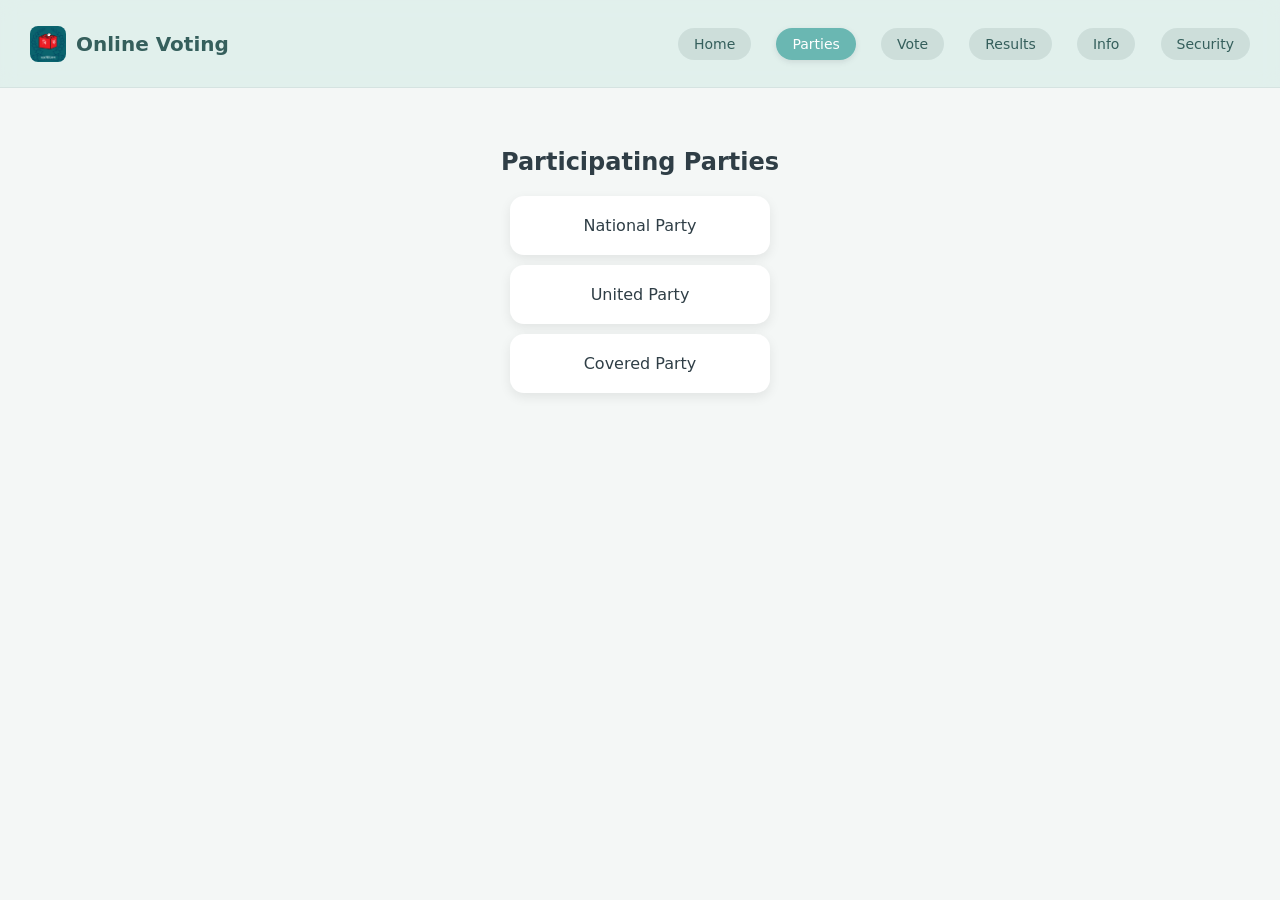
<file: index.html>
<!doctype html>
<html lang="en">
    <head>
        <meta charset="UTF-8" />
        <meta
            name="viewport"
            content="width=device-width, initial-scale=1.0"
        />
        <title>Voting System - Parties</title>
        <link rel="stylesheet" href="style.css" />
    </head>
    <body>
        <nav class="nav">
            <div class="logo-title">
                <img src="images/logo.png" class="logo" alt="Logo" />
                <h1>Online Voting</h1>
            </div>
            <div>
                <a href="home.html">Home</a>
                <a href="index.html" class="active">Parties</a>
                <a href="vote.html">Vote</a>
                <a href="results.html">Results</a>
                <a href="info.html">Info</a>
                <a href="security.html">Security</a>
            </div>
        </nav>

        <section class="container">
            <h2>Participating Parties</h2>
            <div class="card">National Party</div>
            <div class="card">United Party</div>
            <div class="card">Covered Party</div>
        </section>
    </body>
</html>
</file>
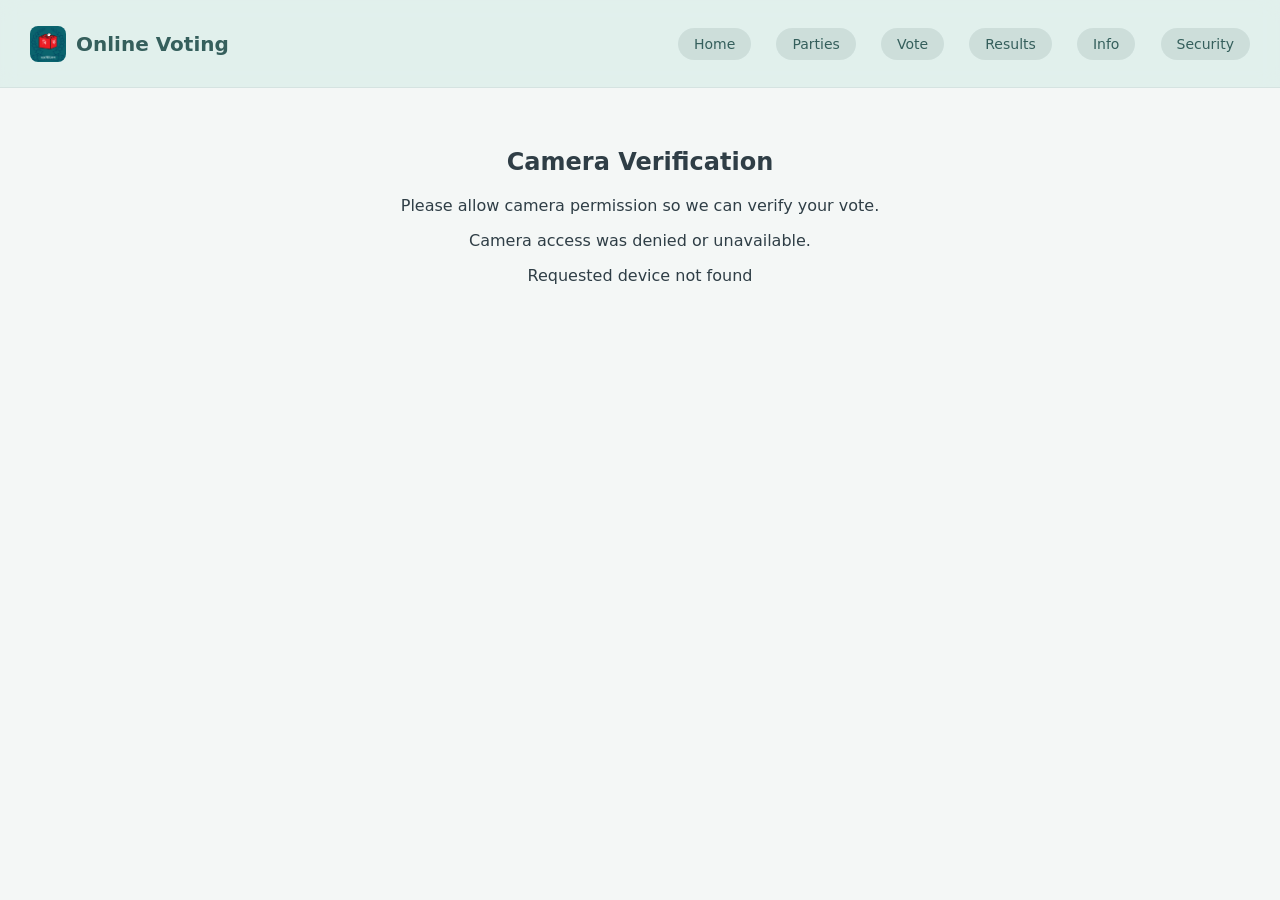
<file: camera.html>
<!doctype html>
<html lang="en">
    <head>
        <meta charset="UTF-8" />
        <meta
            name="viewport"
            content="width=device-width, initial-scale=1.0"
        />
        <title>Camera Verification</title>
        <link rel="stylesheet" href="style.css" />
    </head>
    <body>
        <nav class="nav">
            <div class="logo-title">
                <img src="images/logo.png" class="logo" alt="Logo" />
                <h1>Online Voting</h1>
            </div>
            <div>
                <a href="home.html">Home</a>
                <a href="index.html">Parties</a>
                <a href="vote.html">Vote</a>
                <a href="results.html">Results</a>
                <a href="info.html">Info</a>
                <a href="security.html">Security</a>
            </div>
        </nav>

        <section class="container">
            <h2>Camera Verification</h2>
            <div class="form">
                <p>Please allow camera permission so we can verify your vote.</p>
                <div class="camera-preview" style="margin-top: 1rem; display: none;">
                    <video id="cameraPreview" autoplay playsinline muted style="width:100%; max-width:500px; border-radius:12px; background:#000;"></video>
                </div>
                <div
                    id="cameraStatus"
                    style="display: none; margin-top: 1rem; color: #2f3e46;"
                ></div>
                <p id="cameraMessage"></p>
                <button
                    id="backToVoteBtn"
                    class="vote-btn secondary"
                    style="display: none; margin-top: 1rem;"
                >
                    Back to Vote Page
                </button>
            </div>
        </section>

        <script src="script.js"></script>
    </body>
</html>
</file>
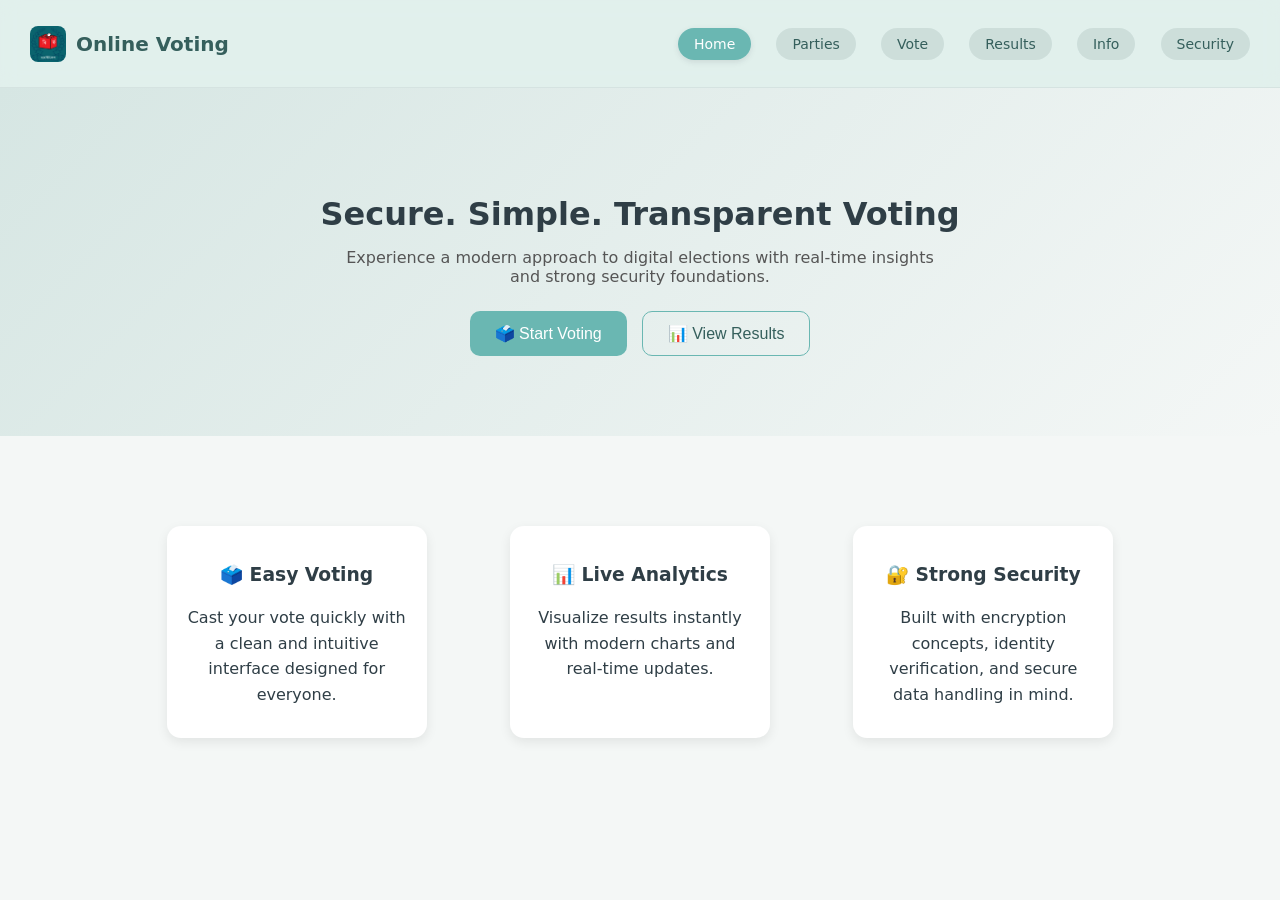
<file: home.html>
<!doctype html>
<html lang="en">
    <head>
        <meta charset="UTF-8" />
        <meta
            name="viewport"
            content="width=device-width, initial-scale=1.0"
        />
        <title>Home</title>
        <link rel="stylesheet" href="style.css" />
    </head>
    <body>
        <nav class="nav">
            <div class="logo-title">
                <img src="images/logo.png" class="logo" alt="Logo" />
                <h1>Online Voting</h1>
            </div>
            <div>
                <a href="home.html" class="active">Home</a>
                <a href="index.html">Parties</a>
                <a href="vote.html">Vote</a>
                <a href="results.html">Results</a>
                <a href="info.html">Info</a>
                <a href="security.html">Security</a>
            </div>
        </nav>

        <!-- HERO SECTION -->
        <section class="hero">
            <h2>Secure. Simple. Transparent Voting</h2>
            <p>
                Experience a modern approach to digital elections with
                real-time insights and strong security foundations.
            </p>
            <div class="hero-buttons">
                <button onclick="location.href = 'vote.html'">
                    🗳️ Start Voting
                </button>
                <button
                    class="secondary"
                    onclick="location.href = 'results.html'"
                >
                    📊 View Results
                </button>
            </div>
        </section>
        <section class="container">
            <div class="feature-grid">
                <div class="card">
                    <h3>🗳️ Easy Voting</h3>
                    <p>
                        Cast your vote quickly with a clean and
                        intuitive interface designed for everyone.
                    </p>
                </div>

                <div class="card">
                    <h3>📊 Live Analytics</h3>
                    <p>
                        Visualize results instantly with modern charts
                        and real-time updates.
                    </p>
                </div>

                <div class="card">
                    <h3>🔐 Strong Security</h3>
                    <p>
                        Built with encryption concepts, identity
                        verification, and secure data handling in
                        mind.
                    </p>
                </div>
            </div>
        </section>
    </body>
</html>
</file>
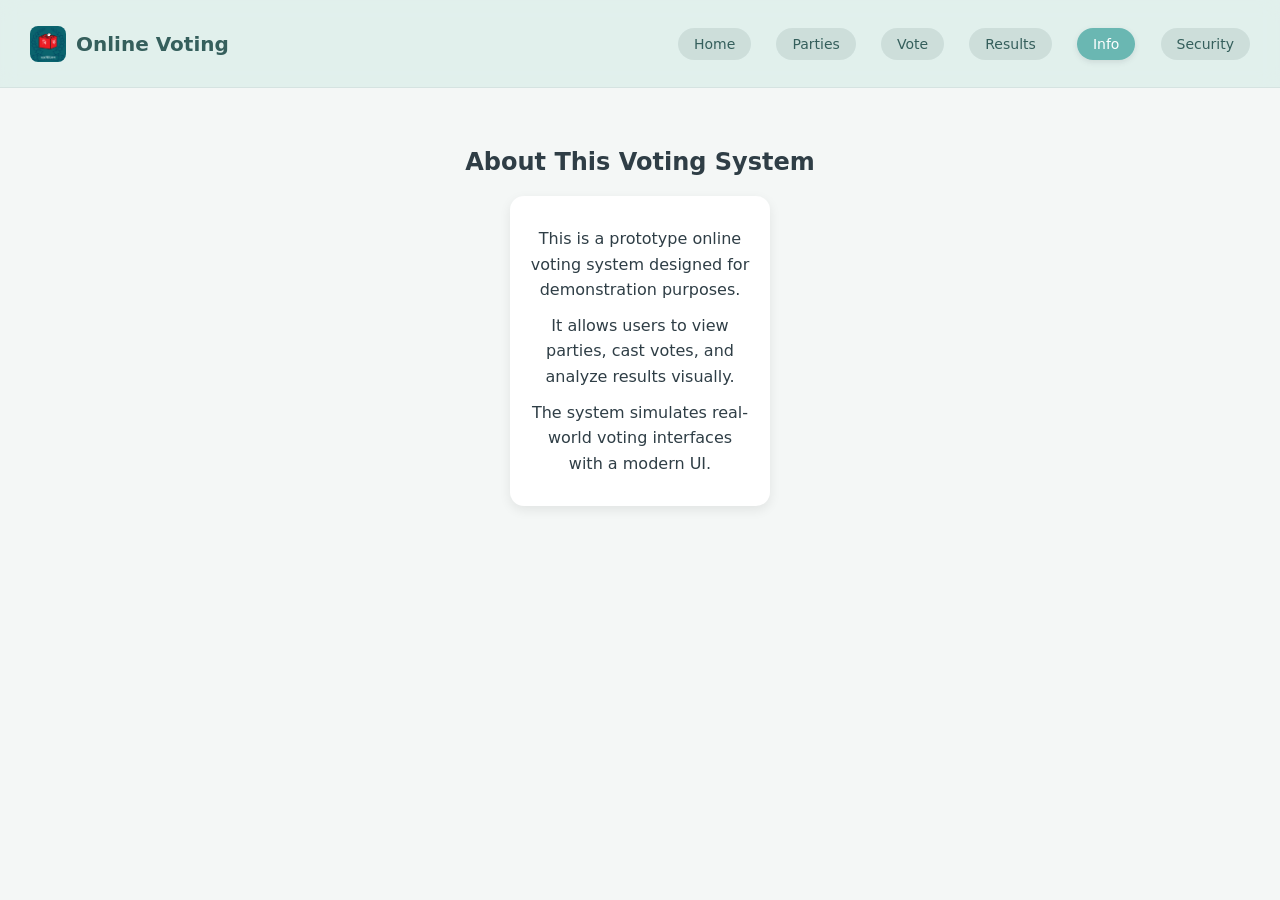
<file: info.html>
<!doctype html>
<html lang="en">
    <head>
        <meta charset="UTF-8" />
        <meta
            name="viewport"
            content="width=device-width, initial-scale=1.0"
        />
        <title>Information</title>
        <link rel="stylesheet" href="style.css" />
    </head>
    <body>
        <nav class="nav">
            <div class="logo-title">
                <img src="images/logo.png" class="logo" alt="Logo" />
                <h1>Online Voting</h1>
            </div>
            <div>
                <a href="home.html">Home</a>
                <a href="index.html">Parties</a>
                <a href="vote.html">Vote</a>
                <a href="results.html">Results</a>
                <a href="info.html" class="active">Info</a>
                <a href="security.html">Security</a>
            </div>
        </nav>

        <section class="container">
            <h2>About This Voting System</h2>
            <div class="card">
                <p>
                    This is a prototype online voting system designed
                    for demonstration purposes.
                </p>
                <p>
                    It allows users to view parties, cast votes, and
                    analyze results visually.
                </p>
                <p>
                    The system simulates real-world voting interfaces
                    with a modern UI.
                </p>
            </div>
        </section>
    </body>
</html>
</file>
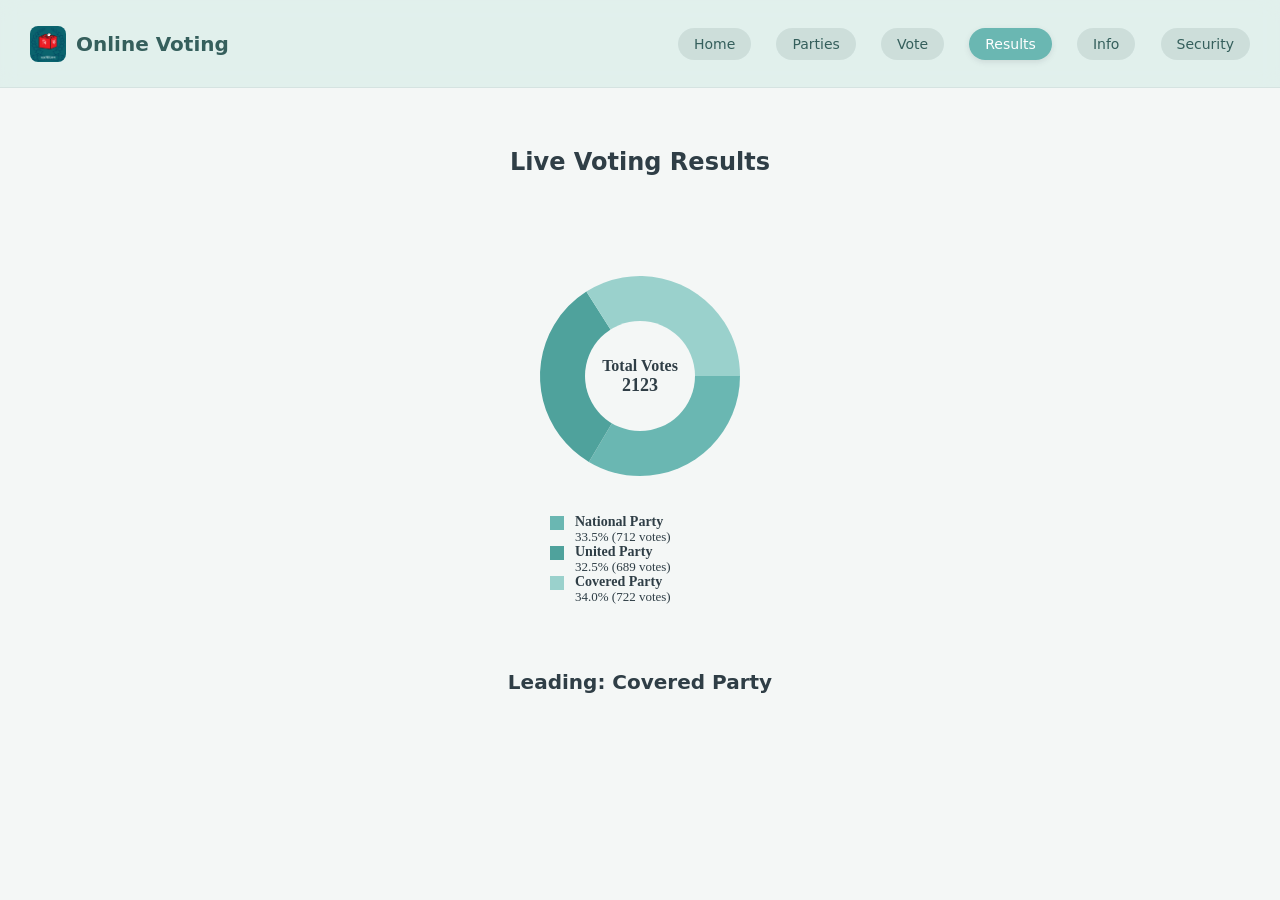
<file: results.html>
<!doctype html>
<html lang="en">
    <head>
        <meta charset="UTF-8" />
        <meta
            name="viewport"
            content="width=device-width, initial-scale=1.0"
        />
        <title>Results</title>
        <link rel="stylesheet" href="style.css" />
    </head>
    <body>
        <nav class="nav">
            <div class="logo-title">
                <img src="images/logo.png" class="logo" alt="Logo" />
                <h1>Online Voting</h1>
            </div>
            <div>
                <a href="home.html">Home</a>
                <a href="index.html">Parties</a>
                <a href="vote.html">Vote</a>
                <a href="results.html" class="active">Results</a>
                <a href="info.html">Info</a>
                <a href="security.html">Security</a>
            </div>
        </nav>

        <section class="container">
            <h2>Live Voting Results</h2>
            <canvas id="chart" width="400" height="420"></canvas>
            <h3 id="winner"></h3>
        </section>

        <script src="script.js"></script>
    </body>
</html>
</file>
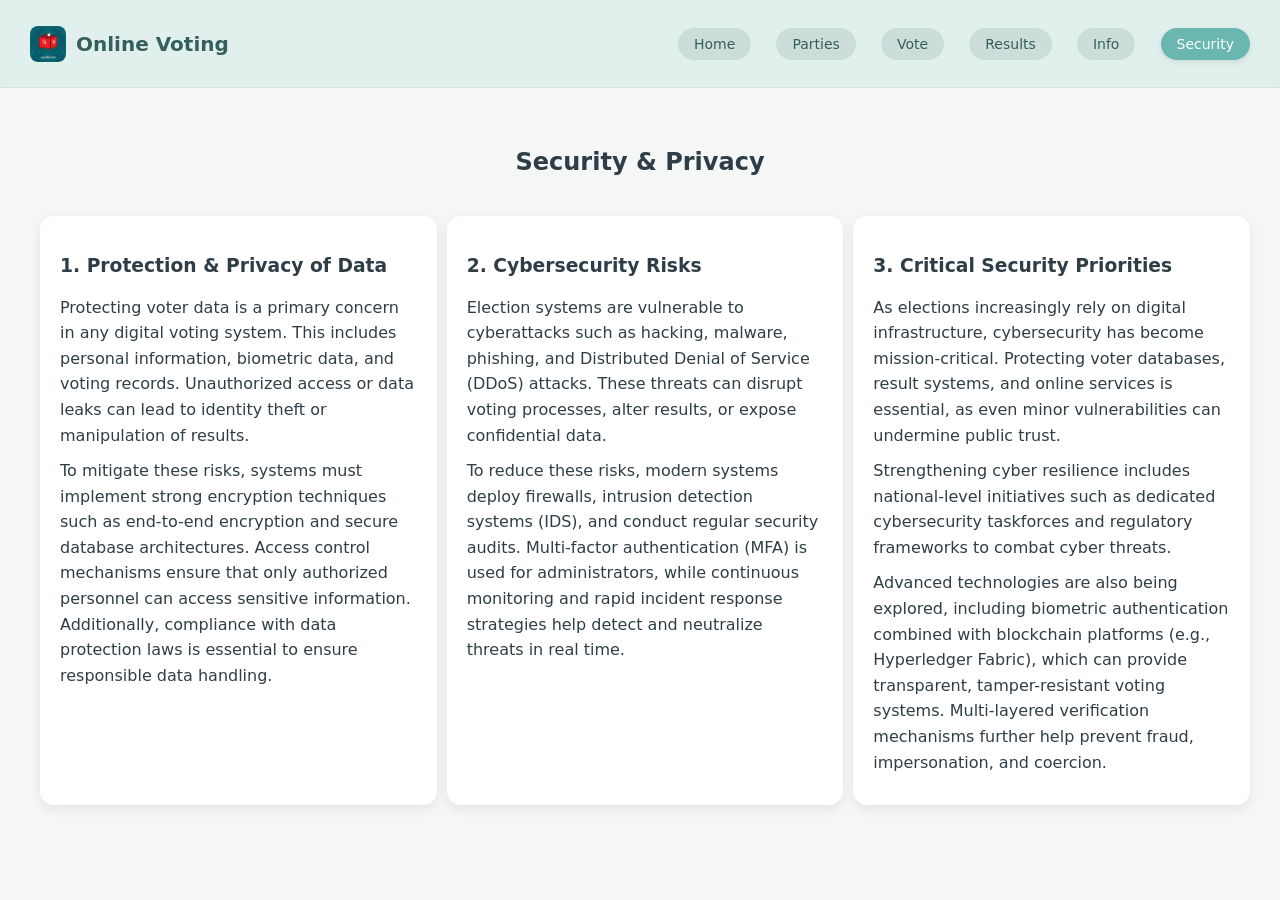
<file: security.html>
<!doctype html>
<html lang="en">
    <head>
        <meta charset="UTF-8" />
        <meta
            name="viewport"
            content="width=device-width, initial-scale=1.0"
        />
        <title>Security</title>
        <link rel="stylesheet" href="style.css" />
    </head>
    <body>
        <nav class="nav">
            <div class="logo-title">
                <img src="images/logo.png" class="logo" alt="Logo" />
                <h1>Online Voting</h1>
            </div>
            <div>
                <a href="home.html">Home</a>
                <a href="index.html">Parties</a>
                <a href="vote.html">Vote</a>
                <a href="results.html">Results</a>
                <a href="info.html">Info</a>
                <a href="security.html" class="active">Security</a>
            </div>
        </nav>

        <section class="container">
            <h2>Security & Privacy</h2>
            <div class="security-grid">
                <div class="card">
                    <h3>1. Protection & Privacy of Data</h3>
                    <p>
                        Protecting voter data is a primary concern in
                        any digital voting system. This includes
                        personal information, biometric data, and
                        voting records. Unauthorized access or data
                        leaks can lead to identity theft or
                        manipulation of results.
                    </p>
                    <p>
                        To mitigate these risks, systems must
                        implement strong encryption techniques such as
                        end-to-end encryption and secure database
                        architectures. Access control mechanisms
                        ensure that only authorized personnel can
                        access sensitive information. Additionally,
                        compliance with data protection laws is
                        essential to ensure responsible data handling.
                    </p>
                </div>

                <div class="card">
                    <h3>2. Cybersecurity Risks</h3>
                    <p>
                        Election systems are vulnerable to
                        cyberattacks such as hacking, malware,
                        phishing, and Distributed Denial of Service
                        (DDoS) attacks. These threats can disrupt
                        voting processes, alter results, or expose
                        confidential data.
                    </p>
                    <p>
                        To reduce these risks, modern systems deploy
                        firewalls, intrusion detection systems (IDS),
                        and conduct regular security audits.
                        Multi-factor authentication (MFA) is used for
                        administrators, while continuous monitoring
                        and rapid incident response strategies help
                        detect and neutralize threats in real time.
                    </p>
                </div>

                <div class="card">
                    <h3>3. Critical Security Priorities</h3>
                    <p>
                        As elections increasingly rely on digital
                        infrastructure, cybersecurity has become
                        mission-critical. Protecting voter databases,
                        result systems, and online services is
                        essential, as even minor vulnerabilities can
                        undermine public trust.
                    </p>
                    <p>
                        Strengthening cyber resilience includes
                        national-level initiatives such as dedicated
                        cybersecurity taskforces and regulatory
                        frameworks to combat cyber threats.
                    </p>
                    <p>
                        Advanced technologies are also being explored,
                        including biometric authentication combined
                        with blockchain platforms (e.g., Hyperledger
                        Fabric), which can provide transparent,
                        tamper-resistant voting systems. Multi-layered
                        verification mechanisms further help prevent
                        fraud, impersonation, and coercion.
                    </p>
                </div>
            </div>
        </section>
    </body>
</html>
</file>
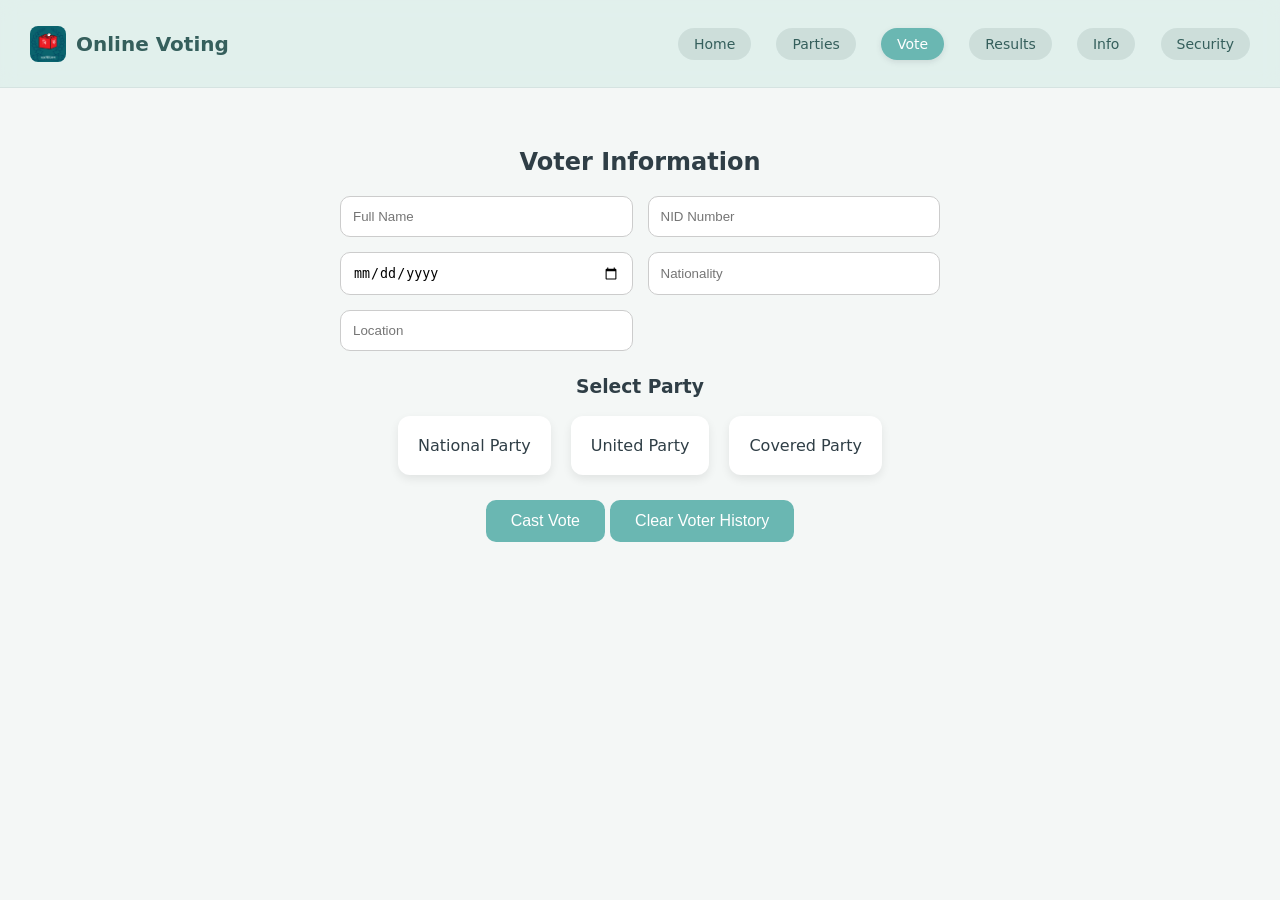
<file: vote.html>
<!doctype html>
<html lang="en">
    <head>
        <meta charset="UTF-8" />
        <meta
            name="viewport"
            content="width=device-width, initial-scale=1.0"
        />
        <title>Cast Vote</title>
        <link rel="stylesheet" href="style.css" />
    </head>
    <body>
        <nav class="nav">
            <div class="logo-title">
                <img src="images/logo.png" class="logo" alt="Logo" />
                <h1>Online Voting</h1>
            </div>
            <div>
                <a href="home.html">Home</a>
                <a href="index.html">Parties</a>
                <a href="vote.html" class="active">Vote</a>
                <a href="results.html">Results</a>
                <a href="info.html">Info</a>
                <a href="security.html">Security</a>
            </div>
        </nav>

        <section class="container">
            <h2>Voter Information</h2>

            <form id="voteForm" class="form" action="camera.html">
                <div class="grid">
                    <input
                        id="fullName"
                        type="text"
                        placeholder="Full Name"
                        required
                    />
                    <input
                        id="nidNumber"
                        type="text"
                        placeholder="NID Number"
                        required
                    />
                    <input id="dob" type="date" required />
                    <input
                        id="nationality"
                        type="text"
                        placeholder="Nationality"
                        required
                    />
                    <input
                        id="location"
                        type="text"
                        placeholder="Location"
                        required
                    />
                </div>

                <h3>Select Party</h3>

                <div class="party-options">
                    <label class="option">
                        <input
                            type="radio"
                            name="party"
                            value="National"
                            hidden
                        />
                        <div class="option-card">National Party</div>
                    </label>

                    <label class="option">
                        <input
                            type="radio"
                            name="party"
                            value="United"
                            hidden
                        />
                        <div class="option-card">United Party</div>
                    </label>

                    <label class="option">
                        <input
                            type="radio"
                            name="party"
                            value="Covered"
                            hidden
                        />
                        <div class="option-card">Covered Party</div>
                    </label>
                </div>

                <button type="submit" class="vote-btn">
                    Cast Vote
                </button>
                <button type="button" id="clearHistoryBtn" class="vote-btn secondary">
                    Clear Voter History
                </button>
            </form>

            <p id="message"></p>
        </section>

        <script src="script.js"></script>
    </body>
</html>
</file>
<file: style.css>
body {
    font-family:
        system-ui,
        -apple-system,
        "Segoe UI",
        Roboto,
        Arial,
        sans-serif;
    margin: 0;
    background: #f4f7f6;
    color: #2f3e46;
}

.nav {
    display: flex;
    justify-content: space-between;
    align-items: center;
    padding: 15px 30px;
    background: rgba(221, 238, 234, 0.8);
    backdrop-filter: blur(10px);
    border-bottom: 1px solid rgba(0, 0, 0, 0.05);
}

.nav h1 {
    font-size: 20px;
    color: #355f5c;
}
s .nav div {
    display: flex;
    gap: 10px;
}

.nav a {
    text-decoration: none;
    color: #355f5c;
    padding: 8px 16px;
    border-radius: 999px;
    background: rgba(201, 218, 214, 0.8);
    transition: all 0.3s ease;
    font-size: 14px;
}

.nav a:hover {
    background: #6ab7b2;
    color: white;
    transform: translateY(-2px);
    box-shadow: 0 4px 10px rgba(0, 0, 0, 0.1);
}

.nav a.active {
    background: #6ab7b2;
    color: white;
    box-shadow: 0 2px 6px rgba(0, 0, 0, 0.1);
}

.nav a {
    margin-left: 20px;
    text-decoration: none;
    color: #355f5c;
}

.container {
    padding: 40px;
    text-align: center;
}

.security-grid {
    display: grid;
    grid-template-columns: repeat(3, 1fr);
    gap: 50px;
    margin-top: 30px;
    margin-right: 30px;
}

.security-grid .card {
    width: 100%;
    text-align: left;
}

.card {
    background: white;
    margin: 10px auto;
    padding: 20px;
    width: 220px;
    border-radius: 14px;
    box-shadow: 0 4px 12px rgba(0, 0, 0, 0.08);
    transition:
        transform 0.25s ease,
        box-shadow 0.25s ease,
        background 0.25s ease,
        color 0.25s ease;
}
.card:hover {
    background: #6ab7b2;
    color: white;
    transform: translateY(-1px);
    box-shadow: 0 4px 10px rgba(0, 0, 0, 0.1);
}

.card p {
    line-height: 1.6;
    margin: 10px 0;
}

.form {
    max-width: 600px;
    margin: auto;
}

.grid {
    display: grid;
    grid-template-columns: 1fr 1fr;
    gap: 15px;
    margin-bottom: 25px;
}

.grid input {
    padding: 12px;
    border-radius: 10px;
    border: 1px solid #ccc;
}

.party-options {
    display: flex;
    gap: 20px;
    justify-content: center;
    margin-bottom: 25px;
}

.option-card {
    padding: 20px;
    border-radius: 12px;
    background: white;
    cursor: pointer;
    box-shadow: 0 4px 10px rgba(0, 0, 0, 0.08);
    transition: 0.3s;
}

.option-card:hover {
    transform: translateY(-5px);
}

input[type="radio"]:checked + .option-card {
    border: 2px solid #6ab7b2;
    background: #e6f4f2;
}

button {
    font-size: 16px;

    padding: 12px 25px;
    border: none;
    border-radius: 10px;
    background: #6ab7b2;
    color: white;
    cursor: pointer;
}

button:hover {
    transform: scale(1.05);

    background: #4fa29c;
}

canvas {
    margin-top: 30px;
}

#winner {
    margin-top: 20px;
    font-size: 20px;
}

.logo-title {
    display: flex;
    align-items: center;
    gap: 10px;
}

.logo {
    width: 36px;
    height: 36px;
    border-radius: 8px;
    background: #6ab7b2;
    display: flex;
    align-items: center;
    justify-content: center;
    font-size: 14px;
    color: white;
}

.logo::after {
    content: "L";
}

.hero {
    text-align: center;
    padding: 80px 20px;
    background: linear-gradient(135deg, #d6e6e3, #f4f7f6);
}

.hero h2 {
    font-size: 32px;
    margin-bottom: 15px;
}

.hero p {
    max-width: 600px;
    margin: auto;
    margin-bottom: 25px;
    color: #555;
}

.hero-buttons {
    display: flex;
    justify-content: center;
    gap: 15px;
}

.hero button.secondary {
    background: transparent;
    color: #355f5c;
    border: 1px solid #6ab7b2;
}

.feature-grid {
    display: grid;
    grid-template-columns: repeat(3, 1fr);
    gap: 30px;
    max-width: 1000px;
    margin: 40px auto;
}
</file>
